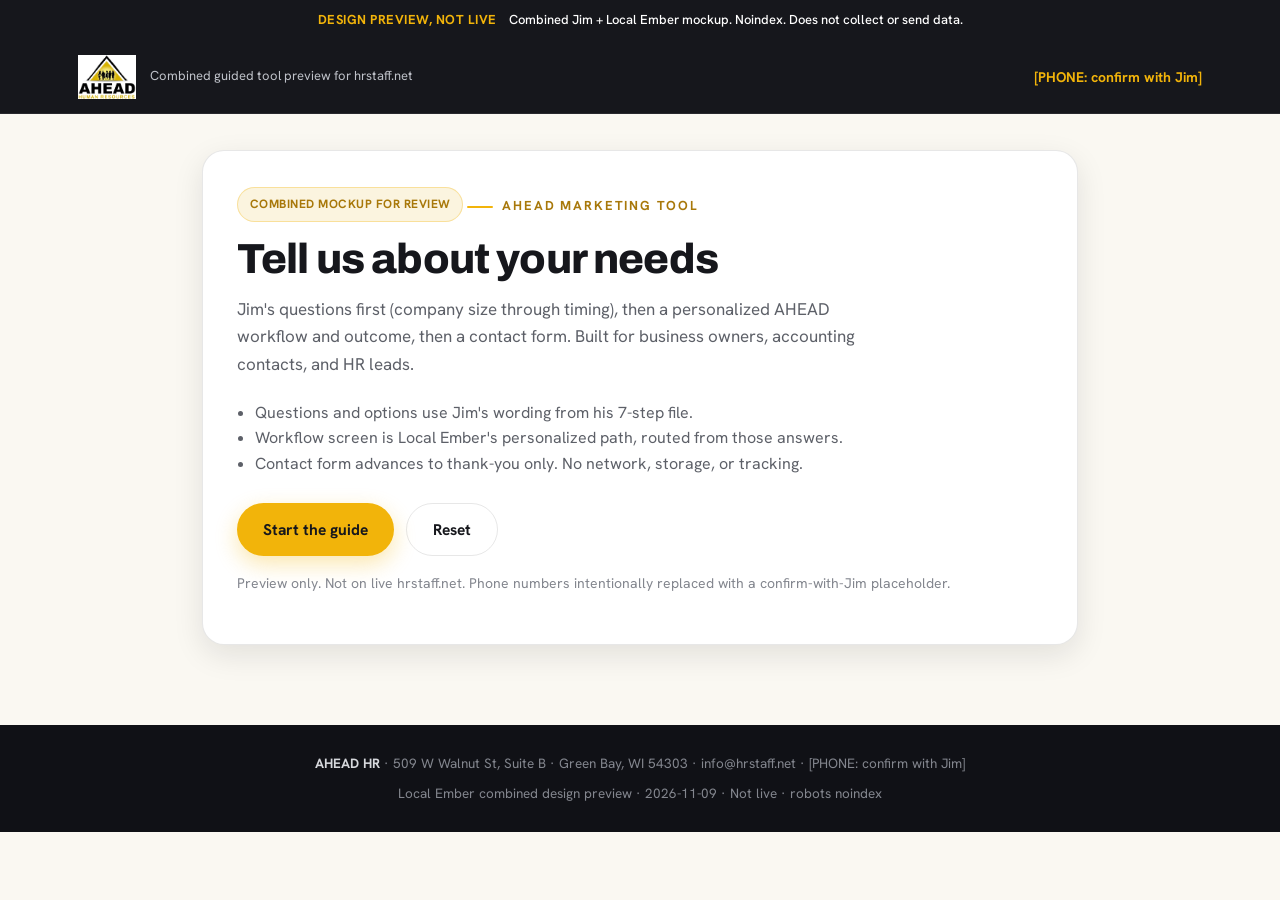
<file: index.html>
<!DOCTYPE html>
<html lang="en">
<head>
<meta charset="utf-8" />
<meta name="viewport" content="width=device-width, initial-scale=1" />
<title>AHEAD Combined Guided Tool - Design Preview</title>
<meta name="robots" content="noindex,nofollow" />
<meta name="description" content="Internal design preview only. Not the live hrstaff.net site." />
<link rel="preconnect" href="https://fonts.googleapis.com" />
<link rel="preconnect" href="https://fonts.gstatic.com" crossorigin />
<link href="https://fonts.googleapis.com/css2?family=Archivo:wght@600;700;800;900&family=Hanken+Grotesk:wght@400;500;600;700&display=swap" rel="stylesheet" />
<style>
:root{
  --paper:#FAF8F2; --white:#FFF; --ink:#16171C; --ink-soft:#23252D; --ink-2:#2D2F38;
  --footer:#101116; --gold:#F2B40A; --gold-deep:#A8780A; --gold-tint:#FBF4DF;
  --muted:#5D6068; --muted-2:#83868E; --lede-dark:#BFC2C9;
  --line:rgba(22,23,28,.10); --line-dark:rgba(255,255,255,.08);
  --gold-32:rgba(242,180,10,.32); --gold-42:rgba(242,180,10,.42);
  --ink-10:rgba(22,23,28,.10); --max:920px; --warn:#8a4b08; --warn-bg:#fff4e0;
}
*{box-sizing:border-box} html,body{margin:0;padding:0}
body{font-family:"Hanken Grotesk",system-ui,sans-serif;font-size:16px;line-height:1.6;color:var(--ink);background:var(--paper);min-height:100vh}
h1,h2,h3{font-family:Archivo,sans-serif;letter-spacing:-.02em;line-height:1.1;margin:0}
button,input,textarea{font-family:inherit}
.banner{background:var(--ink);color:var(--gold);text-align:center;padding:10px 16px;font-size:13px;font-weight:700;letter-spacing:.04em}
.banner span{color:var(--white);font-weight:500;letter-spacing:0;margin-left:8px}
.topbar{background:var(--ink);color:var(--white);border-bottom:1px solid var(--line-dark)}
.topbar-inner{max-width:1180px;margin:0 auto;padding:14px 28px;display:flex;align-items:center;justify-content:space-between;gap:16px}
.brand{display:flex;align-items:center;gap:14px}
.brand img{height:44px;width:auto;display:block}
.brand-note{font-size:13px;color:var(--lede-dark)}
.phone-ph{color:var(--gold);font-weight:700;font-size:14px}
.wrap{max-width:var(--max);margin:0 auto;padding:36px 22px 80px}
.card{background:var(--white);border:1px solid var(--line);border-radius:22px;padding:36px 34px;box-shadow:0 10px 30px var(--ink-10)}
.eyebrow{display:inline-flex;align-items:center;gap:9px;color:var(--gold-deep);font-size:13px;font-weight:700;letter-spacing:.14em;text-transform:uppercase;margin-bottom:14px}
.eyebrow::before{content:"";width:26px;height:2px;background:var(--gold);border-radius:2px}
.tag{display:inline-block;margin:0 0 14px;padding:7px 12px;border-radius:999px;background:var(--gold-tint);border:1px solid var(--gold-32);color:var(--gold-deep);font-size:12px;font-weight:700;letter-spacing:.04em;text-transform:uppercase}
.tag-jim{background:#eef4ff;border-color:#c5d4f0;color:#1e3a6e}
h1{font-size:clamp(28px,4vw,42px);font-weight:800;margin-bottom:14px}
h2{font-size:clamp(22px,3vw,32px);font-weight:800;margin-bottom:10px}
.lede{color:var(--muted);font-size:17px;margin:0 0 22px;max-width:640px}
.note{color:var(--muted-2);font-size:14px;margin-top:16px}
.progress{display:flex;gap:6px;margin:8px 0 24px;flex-wrap:wrap}
.pip{height:6px;flex:1;min-width:28px;border-radius:999px;background:var(--line);overflow:hidden}
.pip>i{display:block;height:100%;width:0;background:var(--gold);border-radius:inherit;transition:width .25s}
.pip.is-done>i,.pip.is-current>i{width:100%}
.pip.is-done>i{background:var(--ink)}
.qmeta .step{font-size:13px;font-weight:700;letter-spacing:.1em;text-transform:uppercase;color:var(--gold-deep);margin-bottom:8px}
.options{display:grid;gap:10px;margin-top:16px}
.opt{text-align:left;width:100%;padding:16px 16px;border-radius:14px;border:1.5px solid var(--line);background:var(--paper);color:var(--ink);cursor:pointer;transition:transform .15s,border-color .15s,background .15s}
.opt:hover{transform:translateY(-2px);border-color:var(--gold-32)}
.opt.is-selected{border-color:var(--gold);background:linear-gradient(180deg,rgba(242,180,10,.12),rgba(242,180,10,.04))}
.opt strong{display:block;font-family:Archivo,sans-serif;font-size:16.5px;font-weight:700}
.actions{display:flex;flex-wrap:wrap;gap:12px;margin-top:26px}
.btn{appearance:none;border:0;border-radius:999px;padding:15px 26px;font-size:15.5px;font-weight:700;display:inline-flex;align-items:center;justify-content:center;cursor:pointer}
.btn-primary{background:var(--gold);color:var(--ink);box-shadow:0 8px 22px var(--gold-32)}
.btn-primary:hover{box-shadow:0 14px 30px var(--gold-42)}
.btn-primary:disabled{opacity:.45;cursor:not-allowed;box-shadow:none}
.btn-ghost{background:transparent;color:var(--ink);border:1.5px solid var(--line)}
.btn-ghost:hover{background:var(--ink);color:var(--white);border-color:var(--ink)}
.hidden{display:none!important}
.summary{background:var(--ink);color:var(--white);border-radius:16px;padding:20px;margin:18px 0 0}
.summary h3{color:var(--gold);font-size:13px;letter-spacing:.12em;text-transform:uppercase;margin-bottom:12px}
.chips{display:flex;flex-wrap:wrap;gap:8px}
.chip{background:rgba(255,255,255,.08);border:1px solid var(--line-dark);color:var(--lede-dark);padding:8px 12px;border-radius:999px;font-size:13px}
.chip b{color:var(--white)}
.workflow{display:grid;gap:12px;margin-top:18px}
.step-card{display:grid;grid-template-columns:48px 1fr;gap:14px;padding:16px;border:1px solid var(--line);border-radius:14px;background:var(--paper)}
.step-num{width:48px;height:48px;border-radius:14px;background:var(--gold-tint);color:var(--gold-deep);display:flex;align-items:center;justify-content:center;font-family:Archivo,sans-serif;font-weight:800;font-size:18px}
.step-card h3{font-size:17px;margin-bottom:5px}
.step-card p{margin:0;color:var(--muted);font-size:14.5px}
.offer-grid{display:grid;grid-template-columns:repeat(2,minmax(0,1fr));gap:12px;margin-top:16px}
.offer{border:1px solid var(--line);border-radius:14px;padding:14px;background:var(--white)}
.offer h4{font-family:Archivo,sans-serif;font-size:15px;margin:0 0 6px}
.offer p{margin:0;color:var(--muted);font-size:13.5px}
.outcome{margin-top:18px;padding:20px;border-radius:16px;border:1.5px solid var(--gold);background:linear-gradient(180deg,rgba(242,180,10,.12),rgba(242,180,10,.03))}
.outcome h3{font-size:19px;margin-bottom:8px}
.outcome p{margin:0;color:var(--muted)}
.flag{margin-top:14px;padding:12px 14px;border-radius:12px;background:var(--warn-bg);border:1px solid #f0c989;color:var(--warn);font-size:13.5px}
.wire{margin-top:18px;padding:14px 16px;border-radius:12px;background:#f6f3ff;border:1px dashed #c9bbea;color:#4b3a8c;font-size:13.5px}
.wire code{font-size:12.5px;background:rgba(0,0,0,.05);padding:1px 5px;border-radius:4px}
.disclaimer{margin-top:18px;padding:14px 16px;border-radius:12px;background:var(--paper);border:1px dashed var(--line);color:var(--muted-2);font-size:13.5px}
.form-group{margin-bottom:14px}
.form-group label{display:block;font-weight:600;margin-bottom:6px;font-size:14.5px}
.form-group input,.form-group textarea{width:100%;padding:12px 14px;border:1.5px solid var(--line);border-radius:10px;font-size:15px;background:var(--white);color:var(--ink)}
.form-group input:focus,.form-group textarea:focus{outline:none;border-color:var(--gold)}
.form-group textarea{min-height:84px;resize:vertical}
.err{color:#b91c1c;font-size:13.5px;margin-top:8px}
.footer{background:var(--footer);color:var(--muted-2);padding:28px 22px;text-align:center;font-size:13.5px}
.footer b{color:#D6D8DC}
@media (max-width:700px){
  .card{padding:26px 18px}
  .offer-grid{grid-template-columns:1fr}
  .topbar-inner{padding:12px 16px}
  .brand-note{display:none}
  .actions{flex-direction:column}
  .btn{width:100%}
}
</style>
</head>
<body>
<div class="banner">DESIGN PREVIEW, NOT LIVE <span>Combined Jim + Local Ember mockup. Noindex. Does not collect or send data.</span></div>
<header class="topbar">
  <div class="topbar-inner">
    <div class="brand">
      <img src="[data-uri]" alt="AHEAD" />
      <div class="brand-note">Combined guided tool preview for hrstaff.net</div>
    </div>
    <div class="phone-ph">[PHONE: confirm with Jim]</div>
  </div>
</header>

<main class="wrap">
  <section id="screen-intro" class="card">
    <div class="tag">Combined mockup for review</div>
    <div class="eyebrow">AHEAD marketing tool</div>
    <h1>Tell us about your needs</h1>
    <p class="lede">Jim's questions first (company size through timing), then a personalized AHEAD workflow and outcome, then a contact form. Built for business owners, accounting contacts, and HR leads.</p>
    <ul style="margin:0 0 8px;padding-left:18px;color:var(--muted)">
      <li>Questions and options use Jim's wording from his 7-step file.</li>
      <li>Workflow screen is Local Ember's personalized path, routed from those answers.</li>
      <li>Contact form advances to thank-you only. No network, storage, or tracking.</li>
    </ul>
    <div class="actions">
      <button type="button" class="btn btn-primary" data-action="start">Start the guide</button>
      <button type="button" class="btn btn-ghost" data-action="reset">Reset</button>
    </div>
    <p class="note">Preview only. Not on live hrstaff.net. Phone numbers intentionally replaced with a confirm-with-Jim placeholder.</p>
  </section>

  <section id="screen-quiz" class="card hidden" aria-live="polite">
    <div class="tag tag-jim">Jim's question wording</div>
    <div class="progress" id="progress"></div>
    <div class="qmeta"><div class="step" id="q-step">Step 1 of 6</div></div>
    <h2 id="q-title"></h2>
    <p class="lede" id="q-help"></p>
    <div class="options" id="q-options"></div>
    <p class="err hidden" id="q-err"></p>
    <div class="actions">
      <button type="button" class="btn btn-ghost" data-action="back">Back</button>
      <button type="button" class="btn btn-primary" id="btn-next" data-action="next" disabled>Continue</button>
      <button type="button" class="btn btn-ghost" data-action="reset">Reset</button>
    </div>
  </section>

  <section id="screen-results" class="card hidden">
    <div class="tag">Local Ember personalized workflow (proposed)</div>
    <div class="eyebrow">Recommended AHEAD path</div>
    <h1 id="results-title">Your proposed AHEAD workflow</h1>
    <p class="lede" id="results-lede"></p>
    <div class="summary" id="answers-summary"></div>
    <div class="outcome" id="outcome-box"></div>
    <div id="needs-flag" class="flag hidden"></div>
    <h2 style="margin-top:26px;font-size:22px">Proposed workflow</h2>
    <div class="workflow" id="workflow-steps"></div>
    <h2 style="margin-top:26px;font-size:22px">Offerings reflected in this path</h2>
    <p class="lede" style="margin-bottom:0">Cited from verified hrstaff.net / staffingwi.com pages where available.</p>
    <div class="offer-grid" id="offer-grid"></div>
    <div class="actions">
      <button type="button" class="btn btn-primary" data-action="to-contact">Continue to contact</button>
      <button type="button" class="btn btn-ghost" data-action="edit">Change answers</button>
      <button type="button" class="btn btn-ghost" data-action="reset">Start over</button>
    </div>
    <div class="disclaimer">Sample workflow for review. Not a guaranteed outcome. Exact scope would be confirmed in a real conversation with AHEAD.</div>
  </section>

  <section id="screen-contact" class="card hidden">
    <div class="tag tag-jim">Jim's contact step</div>
    <div class="eyebrow">Next step</div>
    <h1>Let's talk about your needs</h1>
    <p class="lede">Share your contact information and a local AHEAD specialist will reach out to discuss the best options for your Wisconsin business.</p>
    <form id="contact-form" novalidate>
      <div class="form-group"><label for="fullName">Full Name *</label><input id="fullName" name="fullName" autocomplete="name" /></div>
      <div class="form-group"><label for="email">Email *</label><input id="email" name="email" type="email" autocomplete="email" /></div>
      <div class="form-group"><label for="phone">Phone</label><input id="phone" name="phone" type="tel" autocomplete="tel" placeholder="Optional" /></div>
      <div class="form-group"><label for="company">Company Name *</label><input id="company" name="company" autocomplete="organization" /></div>
      <div class="form-group"><label for="role">Your Role</label><input id="role" name="role" placeholder="e.g., Owner, Office Manager" /></div>
      <div class="form-group"><label for="notes">Anything else we should know?</label><textarea id="notes" name="notes" placeholder="Optional notes"></textarea></div>
      <p class="err hidden" id="form-err"></p>
      <div class="wire" id="ghl-wire-note">
        <strong>GHL wiring placeholder (not live):</strong> On a real build, this button would POST to a GoHighLevel form or inbound webhook.
        Field map sketch: <code>fullName</code> to Contact Name; <code>email</code> to Email; <code>phone</code> to Phone; <code>company</code> to Company Name; <code>role</code> to custom field or title;
        quiz answers (<code>companySize</code>, <code>industry</code>, <code>primaryNeed</code>, <code>currentSetup</code>, <code>services</code>, <code>timeline</code>, path id) to custom fields and/or Notes.
        Endpoint: <code>[GHL_FORM_OR_WEBHOOK_URL]</code>. No real endpoint or key is present in this preview.
      </div>
      <div class="actions">
        <button type="button" class="btn btn-ghost" data-action="back-results">Back</button>
        <button type="submit" class="btn btn-primary" id="btn-submit">Request Contact</button>
        <button type="button" class="btn btn-ghost" data-action="reset">Reset</button>
      </div>
    </form>
    <p class="note">This preview does not submit or send data anywhere. The button only advances to the thank-you screen.</p>
  </section>

  <section id="screen-thanks" class="card hidden">
    <div class="tag">Thank-you (demo)</div>
    <div class="eyebrow">Done</div>
    <h1>Thank you!</h1>
    <p class="lede">A local AHEAD specialist will be in touch shortly to discuss your needs and how we can support your business.</p>
    <div class="summary" id="thanks-summary"></div>
    <p class="lede" style="margin-top:18px">You can also reach us directly at <strong>[PHONE: confirm with Jim]</strong> or info@hrstaff.net.</p>
    <div class="wire">No lead was created. No GHL request was sent. In production, this screen would appear after a successful GHL form/webhook response.</div>
    <div class="actions">
      <button type="button" class="btn btn-primary" data-action="reset">Start over</button>
    </div>
  </section>
</main>

<footer class="footer">
  <div><b>AHEAD HR</b> · 509 W Walnut St, Suite B · Green Bay, WI 54303 · info@hrstaff.net · [PHONE: confirm with Jim]</div>
  <div style="margin-top:8px">Local Ember combined design preview · 2026-11-09 · Not live · robots noindex</div>
</footer>

<script>
(function(){
  'use strict';
  var PHONE_PLACEHOLDER = '[PHONE: confirm with Jim]';
  var state = { step: 0, answers: {}, contact: {}, screen: 'intro', path: null };

  var QUESTIONS = [
    { id:'companySize', title:'How many employees does your company have?', help:'This helps us match the level of support that fits your business.', multi:false,
      options:[{id:'1-10',label:'1 – 10 employees'},{id:'11-20',label:'11 – 20 employees'},{id:'21-50',label:'21 – 50 employees'},{id:'51-100',label:'51 – 100 employees'},{id:'101+',label:'101+ employees'}]},
    { id:'industry', title:'What industry is your business in?', help:'We support a wide range of Wisconsin businesses.', multi:false,
      options:[{id:'Manufacturing',label:'Manufacturing'},{id:'Retail',label:'Retail'},{id:'Healthcare',label:'Healthcare'},{id:'Hospitality',label:'Hospitality'},{id:'Service',label:'Service'},{id:'Professional / Legal',label:'Professional / Legal'},{id:'Other',label:'Other'}]},
    { id:'primaryNeed', title:'What are you primarily looking for?', help:'Select the main area you want help with.', multi:false,
      options:[{id:'Payroll services',label:'Payroll services'},{id:'HR support & compliance',label:'HR support & compliance'},{id:'Full HR + payroll package',label:'Full HR + payroll package'},{id:'Staffing / recruiting',label:'Staffing or recruiting'},{id:'Workforce tools / HRIS',label:'Workforce tools / HRIS (UKG)'},{id:'Just exploring',label:'Just exploring options'}]},
    { id:'currentSetup', title:'How are you handling payroll and HR today?', help:'This helps us understand the best next step for you.', multi:false,
      options:[{id:'Doing it ourselves',label:'Doing it ourselves (in-house)'},{id:'Using software only',label:'Using software only (QuickBooks, etc.)'},{id:'Accountant or bookkeeper',label:'Handled by an accountant or bookkeeper'},{id:'Existing provider',label:'Already with a payroll or HR provider'},{id:'Mix of the above',label:'A mix of the above'}]},
    { id:'services', title:'Which areas are most important to you?', help:'Select all that apply.', multi:true,
      options:[{id:'Payroll processing & taxes',label:'Payroll processing & tax filings'},{id:'Compliance support',label:'Compliance & policy support'},{id:'Benefits assistance',label:'Benefits assistance'},{id:'Employee handbook',label:'Employee handbook'},{id:"Workers' compensation",label:"Workers' compensation help"},{id:'Time & attendance',label:'Time & attendance'},{id:'Recruiting / staffing',label:'Recruiting or staffing'},{id:'HRIS / workforce tools',label:'HRIS / workforce tools'}]},
    { id:'timeline', title:'When are you hoping to get started?', help:'No pressure - just helps us prepare the right conversation.', multi:false,
      options:[{id:'As soon as possible',label:'As soon as possible'},{id:'Within 30 days',label:'Within the next 30 days'},{id:'1-3 months',label:'In the next 1–3 months'},{id:'Just researching',label:'Just researching for now'}]}
  ];

  var OFFERS = {
    payroll_processing:{title:'Payroll Processing',cite:'hrstaff.net/hr-services/ and /payroll-services/',blurb:'Checking, correcting, tax support, reporting, and year-end work.'},
    payroll_tax:{title:'Payroll Tax Support',cite:'hrstaff.net/payroll-services/',blurb:'Payroll tax calculations, filings, and related details.'},
    time_attendance:{title:'Time & Attendance',cite:'hrstaff.net/payroll-services/',blurb:'Hours, overtime, and time-off information organized for payroll.'},
    hiring:{title:'Hiring & Onboarding',cite:'hrstaff.net/hr-services/',blurb:'Job postings, applications, interviews, paperwork, payroll setup, records.'},
    employee_issues:{title:'Employee Issues',cite:'hrstaff.net/hr-services/',blurb:'Performance, attendance, difficult conversations, discipline, and gray areas.'},
    compliance:{title:'HR Compliance',cite:'hrstaff.net/hr-services/',blurb:'Policies, documentation, wage & hour, leave, unemployment, reporting deadlines.'},
    manager:{title:'Manager Support',cite:'hrstaff.net/hr-services/',blurb:'Guidance for complaints, conflict, corrective action, terminations, sensitive situations.'},
    basic_bundle:{title:'Basic support level',cite:'hrstaff.net/hr-services/',blurb:'Payroll, HR Compliance, Employee Manual, Workers’ Compensation Audit.'},
    mid_bundle:{title:'Added support level',cite:'hrstaff.net/hr-services/',blurb:'Everything in Basic, plus Benefits Assistance, Unemployment Help, 401(k) Guidance.'},
    full_benefits:{title:'Full Benefits Administration',cite:'hrstaff.net/hr-services/',blurb:'More comprehensive benefits administration for deeper assistance.'},
    employee_support:{title:'Employee Support',cite:'hrstaff.net/payroll-services/',blurb:'Easier employee access to payroll information; fewer questions on your team.'},
    local_flex:{title:'Pick what you need',cite:'hrstaff.net homepage',blurb:'Local experts; flexibility for payroll only, HR support, or a fuller partnership.'},
    ukg_hris:{title:'Human Resource Information Systems (UKG)',cite:'hrstaff.net/human-resource-information-systems/',blurb:'AHEAD HR with UKG technology for connected hire-to-retire people processes.'},
    applicant_tracking:{title:'Applicant Tracking',cite:'hrstaff.net Workforce Tools / HRIS area',blurb:'Applicant tracking as part of AHEAD workforce tools.'},
    staffing:{title:'AHEAD Staffing',cite:'staffingwi.com (linked from hrstaff.net)',blurb:'Local staffing support for Northeast Wisconsin employers and job seekers.'}
  };

  function el(id){ return document.getElementById(id); }
  function show(id){ el(id).classList.remove('hidden'); }
  function hide(id){ el(id).classList.add('hidden'); }
  function selectedMulti(qid){ var v=state.answers[qid]; return Array.isArray(v)?v.slice():[]; }
  function labelFor(qid, oid){ var q=QUESTIONS.find(function(x){return x.id===qid;}); if(!q) return oid; var o=q.options.find(function(x){return x.id===oid;}); return o?o.label:oid; }

  function route(){
    var need=state.answers.primaryNeed, setup=state.answers.currentSetup, size=state.answers.companySize;
    var services=selectedMulti('services'), industry=state.answers.industry, timeline=state.answers.timeline;
    var pathId, title, outcome, steps, offers, needsFromClient=null;

    if(need==='Payroll services'){
      pathId='payroll_focus'; title='Payroll relief path';
      outcome='Payroll moves on schedule with fewer corrections landing on your desk, and tax / year-end details handled by AHEAD payroll professionals.';
      steps=[
        {t:'Review how payroll runs today',d:'Look at hours, overtime, tips, deductions, garnishments, and who is chasing missing punches.'},
        {t:'Stand up accurate payroll processing',d:'AHEAD handles processing, review, and the recurring details behind each pay period.'},
        {t:'Add tax and employee support',d:'Tax filings and employee self-service reduce the questions that bounce back to your team.'},
        {t:'Optional: tighten timekeeping inputs',d:'If missing punches or time issues are part of the pain, Time & Attendance can feed cleaner data into payroll.'}
      ];
      offers=['payroll_processing','payroll_tax','employee_support','time_attendance','local_flex'];
    } else if(need==='HR support & compliance'){
      pathId='hr_support'; title='HR support & compliance path';
      outcome='You get another set of eyes on policies, documentation, and employee situations before they become expensive problems.';
      steps=[
        {t:'Triage the HR work already on your plate',d:'Employee questions, time-off, performance issues, policies, and documentation needs.'},
        {t:'Put compliance and manuals on solid footing',d:'Align policies, required documentation, and Wisconsin / federal basics with AHEAD guidance.'},
        {t:'Support managers through hard conversations',d:'Attendance, complaints, conflict, corrective action, and terminations with a local partner.'},
        {t:'Keep payroll connected when needed',d:'When HR decisions affect pay, AHEAD can keep processing and records in sync.'}
      ];
      offers=['compliance','employee_issues','manager','hiring','basic_bundle','local_flex'];
    } else if(need==='Full HR + payroll package'){
      pathId='full_partner'; title='Combined payroll + HR path';
      outcome='One local AHEAD team covers the payroll and HR pieces you choose, so you are not stitching together software, late nights, and one-off advice.';
      steps=[
        {t:'Map what you want off your plate',d:'Pick payroll only, HR support, or a broader partnership. AHEAD is built for that flexibility.'},
        {t:'Stabilize payroll and compliance first',d:'Get pay periods and required documentation onto a dependable cadence.'},
        {t:'Layer hiring, employee issues, and manager support',d:'Bring in the HR processes that show up with every hire, exit, and gray-area conversation.'},
        {t:'Grow into benefits support when ready',d:'Add Benefits Assistance or Full Benefits Administration without changing the local relationship.'}
      ];
      offers=['payroll_processing','compliance','hiring','employee_issues','manager','mid_bundle','local_flex'];
    } else if(need==='Staffing / recruiting'){
      pathId='staffing_path'; title='Staffing & recruiting path';
      outcome='AHEAD Staffing helps you fill roles with local recruiting support, while AHEAD HR remains available if payroll or HR follow-through is part of the conversation.';
      steps=[
        {t:'Clarify the roles and timing',d:'What positions you need, when they start, and whether the need is temporary, long-term, or a mix.'},
        {t:'Connect with AHEAD Staffing',d:'Route the conversation to the staffing team that serves Northeast Wisconsin employers (staffingwi.com).'},
        {t:'Screen and present candidates',d:'AHEAD Staffing works the recruiting process so your managers are not starting from a blank slate.'},
        {t:'Optional: hand off onboarding / payroll / HR',d:'If the hire also creates payroll or HR follow-through, AHEAD HR offerings can be layered after staffing.'}
      ];
      offers=['staffing','hiring','local_flex'];
      if(services.indexOf('Payroll processing & taxes')>=0 || services.indexOf('Compliance support')>=0){ offers=offers.concat(['payroll_processing','compliance']); }
    } else if(need==='Workforce tools / HRIS'){
      pathId='ukg_hris_path'; title='Workforce tools / UKG HRIS path';
      outcome='AHEAD pairs local HR expertise with UKG-powered workforce tools so hire-to-retire processes stay connected, transparent, and compliant.';
      steps=[
        {t:'Map the people processes that feel disconnected',d:'Hiring, time, attendance, employee records, and manager access often show up first.'},
        {t:'Review AHEAD HRIS powered by UKG',d:'Walk through the HRIS offering on hrstaff.net as the technology backbone.'},
        {t:'Connect tools to day-to-day support',d:'Software alone rarely finishes the job; AHEAD local specialists stay available for payroll and HR questions.'},
        {t:'Phase rollout to match your timeline',d:'Start with the modules that relieve the biggest weekly pain, then expand.'}
      ];
      offers=['ukg_hris','applicant_tracking','time_attendance','local_flex'];
    } else {
      pathId='explore_path'; title='Exploring options path';
      outcome='Use this as a short agenda for a discovery conversation: clarify what is costing time today, then match payroll, HR, staffing, or workforce tools without a one-size-fits-all pitch.';
      steps=[
        {t:'Inventory what is eating time each week',d:'Payroll corrections, employee questions, hiring gaps, compliance worries, or tool sprawl.'},
        {t:'Show the AHEAD menu without pressure',d:'Payroll, HR support, combined packages, staffing, and UKG workforce tools are all available as separate paths.'},
        {t:'Pick a first conversation focus',d:'Based on your selected priority areas, narrow to one starting path for a specialist call.'},
        {t:'Decide timing together',d:'Match next steps to whether you are researching or ready to move soon.'}
      ];
      offers=['local_flex','payroll_processing','compliance','staffing','ukg_hris'];
    }

    if(size==='1-10'){ outcome+=' For a 1–10 employee team, the emphasis is flexibility: pay for the support you use.'; }
    else if(size==='101+' || size==='51-100'){ outcome+=' At '+size+' employees, the path leans toward a fuller local team rather than stretching one person across every HR task.'; }
    if(setup==='Using software only'){ steps[0].d+=' We assume tools are already in place and look for where AHEAD support plugs in.'; }
    if(setup==='Existing provider'){ steps.push({t:'Compare the AHEAD conversation to your current provider',d:'Use this workflow as the agenda rather than starting from a blank spreadsheet.'}); }
    if(services.indexOf('Benefits assistance')>=0 && offers.indexOf('mid_bundle')<0 && offers.indexOf('full_benefits')<0){ offers.push('mid_bundle'); }
    if(services.indexOf('Employee handbook')>=0 && offers.indexOf('basic_bundle')<0){ offers.push('basic_bundle'); }
    if(industry){ outcome+=' Industry context noted: '+industry+'.'; }
    if(timeline==='Just researching'){ outcome+=' Timing is research-first, so the conversation can stay educational.'; }
    else if(timeline==='As soon as possible'){ outcome+=' Timing preference is soon, so the first call can focus on a practical kickoff checklist.'; }

    return {pathId:pathId,title:title,outcome:outcome,steps:steps,offers:offers,needsFromClient:needsFromClient};
  }

  function renderProgress(){
    var box=el('progress'); box.innerHTML='';
    for(var i=0;i<QUESTIONS.length;i++){
      var d=document.createElement('div'); d.className='pip';
      if(i<state.step) d.classList.add('is-done'); if(i===state.step) d.classList.add('is-current');
      d.innerHTML='<i></i>'; box.appendChild(d);
    }
  }

  function renderQuestion(){
    var q=QUESTIONS[state.step];
    el('q-step').textContent='Step '+(state.step+1)+' of '+QUESTIONS.length;
    el('q-title').textContent=q.title; el('q-help').textContent=q.help; hide('q-err');
    var box=el('q-options'); box.innerHTML='';
    var selected=state.answers[q.id];
    q.options.forEach(function(opt){
      var b=document.createElement('button'); b.type='button';
      var isSel=q.multi?(Array.isArray(selected)&&selected.indexOf(opt.id)>=0):selected===opt.id;
      b.className='opt'+(isSel?' is-selected':''); b.dataset.opt=opt.id;
      b.innerHTML='<strong>'+opt.label+'</strong>';
      b.addEventListener('click', function(){
        if(q.multi){
          var cur=Array.isArray(state.answers[q.id])?state.answers[q.id].slice():[];
          var ix=cur.indexOf(opt.id); if(ix>=0) cur.splice(ix,1); else cur.push(opt.id);
          state.answers[q.id]=cur;
        } else state.answers[q.id]=opt.id;
        renderQuestion();
      });
      box.appendChild(b);
    });
    var ready=q.multi?(Array.isArray(state.answers[q.id])&&state.answers[q.id].length>0):!!state.answers[q.id];
    el('btn-next').disabled=!ready; renderProgress();
  }

  function renderResults(){
    var r=route(); state.path=r;
    el('results-title').textContent=r.title;
    el('results-lede').textContent='Based on your answers. Sample workflow only.';
    var sum=el('answers-summary'); sum.innerHTML='<h3>Your answers</h3><div class="chips"></div>';
    var chips=sum.querySelector('.chips');
    QUESTIONS.forEach(function(q){
      var val=state.answers[q.id];
      var text=Array.isArray(val)?val.map(function(id){return labelFor(q.id,id);}).join(', '):labelFor(q.id,val);
      var c=document.createElement('div'); c.className='chip'; c.innerHTML='<b>'+q.title.replace(/\?$/,'')+':</b> '+text; chips.appendChild(c);
    });
    el('outcome-box').innerHTML='<h3>Intended outcome</h3><p>'+r.outcome+'</p><p style="margin-top:10px;font-size:13px;color:var(--gold-deep)"><b>Path id:</b> '+r.pathId+'</p>';
    var flag=el('needs-flag');
    if(r.needsFromClient){ flag.textContent=r.needsFromClient; flag.classList.remove('hidden'); } else flag.classList.add('hidden');
    var wf=el('workflow-steps'); wf.innerHTML='';
    r.steps.forEach(function(s,idx){ var d=document.createElement('div'); d.className='step-card'; d.innerHTML='<div class="step-num">'+(idx+1)+'</div><div><h3>'+s.t+'</h3><p>'+s.d+'</p></div>'; wf.appendChild(d); });
    var og=el('offer-grid'); og.innerHTML='';
    r.offers.forEach(function(key){ var o=OFFERS[key]; if(!o) return; var d=document.createElement('div'); d.className='offer'; d.innerHTML='<h4>'+o.title+'</h4><p>'+o.blurb+'</p><p style="margin-top:8px;font-size:12px;color:var(--muted-2)">Source: '+o.cite+'</p>'; og.appendChild(d); });
  }

  function escapeHtml(s){ return String(s).replace(/[&<>"']/g,function(c){return ({'&':'&amp;','<':'&lt;','>':'&gt;','"':'&quot;',"'":'&#39;'}[c]);}); }

  function renderThanks(){
    var box=el('thanks-summary'); var html='<h3>Summary (local only)</h3><div class="chips">';
    QUESTIONS.forEach(function(q){ var val=state.answers[q.id]; var text=Array.isArray(val)?val.join(', '):val; html+='<div class="chip"><b>'+q.id+':</b> '+text+'</div>'; });
    if(state.path) html+='<div class="chip"><b>path:</b> '+state.path.pathId+'</div>';
    if(state.contact.fullName) html+='<div class="chip"><b>name:</b> '+escapeHtml(state.contact.fullName)+'</div>';
    if(state.contact.email) html+='<div class="chip"><b>email:</b> '+escapeHtml(state.contact.email)+'</div>';
    if(state.contact.company) html+='<div class="chip"><b>company:</b> '+escapeHtml(state.contact.company)+'</div>';
    html+='</div>'; box.innerHTML=html;
  }

  function go(screen){ ['intro','quiz','results','contact','thanks'].forEach(function(s){hide('screen-'+s);}); show('screen-'+screen); state.screen=screen; window.scrollTo(0,0); }

  function resetAll(){
    state={step:0,answers:{},contact:{},screen:'intro',path:null};
    ['fullName','email','phone','company','role','notes'].forEach(function(id){ var n=el(id); if(n) n.value=''; });
    hide('form-err'); hide('q-err'); go('intro');
  }

  document.addEventListener('click', function(e){
    var t=e.target.closest('[data-action]'); if(!t) return;
    var act=t.getAttribute('data-action');
    if(act==='start'){ state.step=0; go('quiz'); renderQuestion(); }
    else if(act==='reset'){ resetAll(); }
    else if(act==='back'){ if(state.step<=0) go('intro'); else { state.step-=1; renderQuestion(); } }
    else if(act==='next'){
      var q=QUESTIONS[state.step];
      var ready=q.multi?(Array.isArray(state.answers[q.id])&&state.answers[q.id].length>0):!!state.answers[q.id];
      if(!ready){ el('q-err').textContent=q.multi?'Please select at least one option.':'Please select an option to continue.'; show('q-err'); return; }
      if(state.step>=QUESTIONS.length-1){ renderResults(); go('results'); } else { state.step+=1; renderQuestion(); }
    }
    else if(act==='to-contact'){ go('contact'); }
    else if(act==='back-results'){ go('results'); }
    else if(act==='edit'){ state.step=0; go('quiz'); renderQuestion(); }
  });

  el('contact-form').addEventListener('submit', function(e){
    e.preventDefault();
    var fullName=el('fullName').value.trim(), email=el('email').value.trim(), company=el('company').value.trim();
    if(!fullName||!email||!company){ el('form-err').textContent='Please fill in Name, Email, and Company Name.'; show('form-err'); return; }
    hide('form-err');
    state.contact={fullName:fullName,email:email,phone:el('phone').value.trim(),company:company,role:el('role').value.trim(),notes:el('notes').value.trim()};
    renderThanks(); go('thanks');
  });

  window.__AHEAD_COMBINED__ = {
    getState:function(){return JSON.parse(JSON.stringify(state));},
    QUESTIONS:QUESTIONS, route:route,
    start:function(){state.step=0;go('quiz');renderQuestion();},
    choose:function(optId){ var q=QUESTIONS[state.step]; if(q.multi){ var cur=Array.isArray(state.answers[q.id])?state.answers[q.id].slice():[]; if(cur.indexOf(optId)<0) cur.push(optId); state.answers[q.id]=cur; } else state.answers[q.id]=optId; renderQuestion(); },
    chooseMulti:function(ids){ state.answers[QUESTIONS[state.step].id]=ids.slice(); renderQuestion(); },
    next:function(){ document.querySelector('[data-action="next"]').click(); },
    back:function(){ document.querySelector('[data-action="back"]').click(); },
    reset:resetAll, toContact:function(){ go('contact'); },
    submitContact:function(data){ Object.keys(data||{}).forEach(function(k){ if(el(k)) el(k).value=data[k]; }); el('contact-form').requestSubmit(); },
    PHONE_PLACEHOLDER:PHONE_PLACEHOLDER
  };
})();

</script>
</body>
</html>
</file>
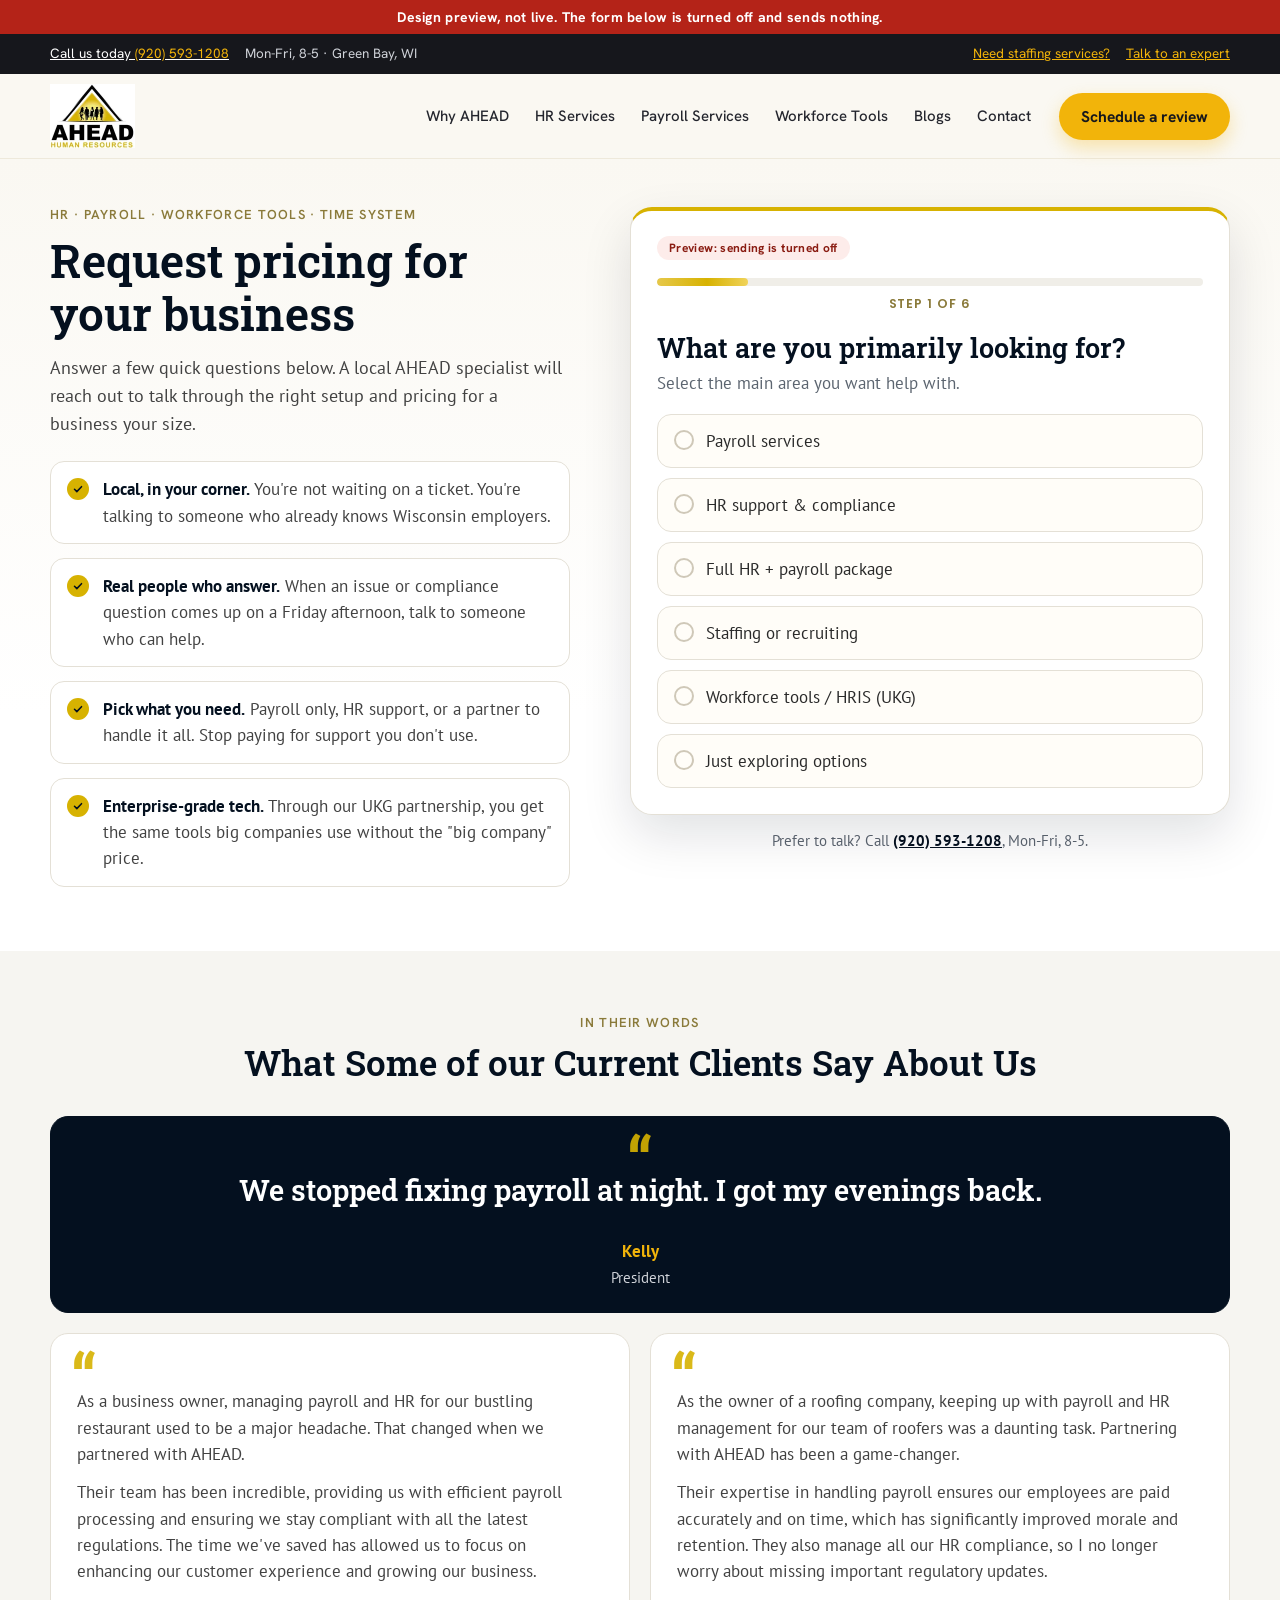
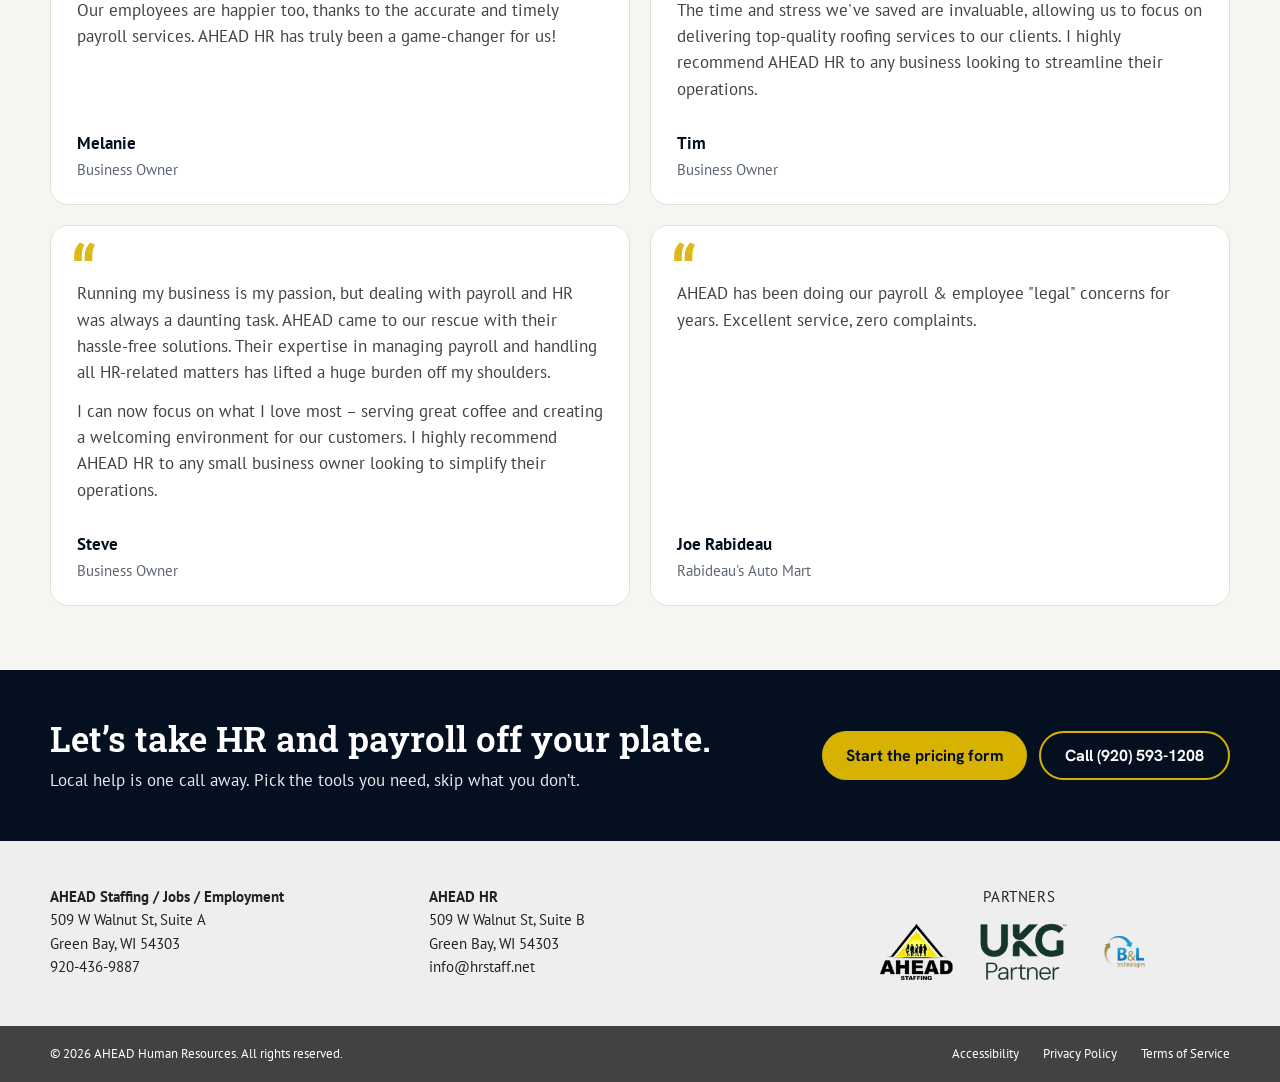
<file: request-pricing/index.html>
<!doctype html>
<html lang="en">
<head>
<meta charset="utf-8">
<meta name="viewport" content="width=device-width, initial-scale=1">
<meta name="robots" content="noindex,nofollow">
<title>Design preview: Request Pricing - AHEAD Human Resources</title>
<link rel="preconnect" href="https://fonts.googleapis.com">
<link rel="preconnect" href="https://fonts.gstatic.com" crossorigin>
<link href="https://fonts.googleapis.com/css2?family=Hanken+Grotesk:wght@400;500;600;700&family=PT+Sans:wght@400;700&family=Poppins:wght@600&family=Roboto+Slab:wght@500;600;700&display=swap" rel="stylesheet">
<link rel="stylesheet" href="form.css">
<link rel="stylesheet" href="page.css">
</head>
<body>

<div class="preview-banner" role="note">Design preview, not live. The form below is turned off and sends nothing.</div>

<div class="topbar">
  <div class="wrap topbar-in">
    <div class="tb-left"><a href="tel:9205931208" class="tb-call">Call us today <span>(920) 593-1208</span></a><span class="tb-hours">Mon-Fri, 8-5 &middot; Green Bay, WI</span></div>
    <div class="tb-right"><a href="https://www.staffingwi.com/" target="_blank" rel="noopener">Need staffing services?</a><a href="https://www.hrstaff.net/hr-services/discovery/" target="_blank" rel="noopener">Talk to an expert</a></div>
  </div>
</div>

<header class="site-header">
  <div class="wrap header-in">
    <a class="logo" href="https://www.hrstaff.net/" target="_blank" rel="noopener"><img src="[data-uri]" alt="AHEAD Human Resources" width="170" height="128"></a>
    <nav class="main-nav" aria-label="Main">
      <a href="https://www.hrstaff.net/why-ahead/" target="_blank" rel="noopener">Why AHEAD</a>
      <a href="https://www.hrstaff.net/hr-services/" target="_blank" rel="noopener">HR Services</a>
      <a href="https://www.hrstaff.net/payroll-services/" target="_blank" rel="noopener">Payroll Services</a>
      <a href="https://www.hrstaff.net/time-keeping/" target="_blank" rel="noopener">Workforce Tools</a>
      <a href="https://www.hrstaff.net/blog/" target="_blank" rel="noopener">Blogs</a>
      <a href="https://www.hrstaff.net/hr-services/discovery/" target="_blank" rel="noopener">Contact</a>
    </nav>
    <a class="hdr-cta" href="https://www.hrstaff.net/hr-services/discovery/" target="_blank" rel="noopener">Schedule a review</a>
    <a class="hdr-phone" href="tel:9205931208">Call (920) 593-1208</a>
  </div>
</header>

<main>
  <section class="hero">
    <div class="wrap hero-grid">
      <div class="hero-copy">
        <p class="eyebrow">HR &middot; Payroll &middot; Workforce Tools &middot; Time System</p>
        <h1>Request pricing for your business</h1>
        <p class="lede">Answer a few quick questions below. A local AHEAD specialist will reach out to talk through the right setup and pricing for a business your size.</p>
      </div>

      <div class="hero-form" id="form">
        <div class="le-rp-page">
          <div class="le-rp overlay embed" id="overlay" aria-hidden="false">
            <div class="dialog" role="region" aria-labelledby="step-title">
              <p class="preview-chip">Preview: sending is turned off</p>
              <div class="le-hp" aria-hidden="true">
                <label for="le_hp_x9">Leave blank</label>
                <input id="le_hp_x9" name="le_hp_x9" type="text" tabindex="-1" autocomplete="off" value="">
              </div>
              <div class="progress-wrap" id="progress" role="progressbar" aria-valuemin="1" aria-valuemax="6" aria-valuenow="1" aria-label="Form progress">
                <div class="progress-bar" id="bar"></div>
              </div>
              <p class="step-label" id="step-label">Step 1 of 6</p>
              <div id="step-mount"></div>
              <button type="button" id="close-pricing" hidden aria-hidden="true"></button>
            </div>
          </div>
        </div>
        <p class="form-fine">Prefer to talk? Call <a href="tel:9205931208">(920) 593-1208</a>, Mon-Fri, 8-5.</p>
      </div>

      <ul class="values">
        <li><strong>Local, in your corner.</strong> You're not waiting on a ticket. You're talking to someone who already knows Wisconsin employers.</li>
        <li><strong>Real people who answer.</strong> When an issue or compliance question comes up on a Friday afternoon, talk to someone who can help.</li>
        <li><strong>Pick what you need.</strong> Payroll only, HR support, or a partner to handle it all. Stop paying for support you don't use.</li>
        <li><strong>Enterprise-grade tech.</strong> Through our UKG partnership, you get the same tools big companies use without the "big company" price.</li>
      </ul>
    </div>
  </section>

  <section class="testimonials">
    <div class="wrap">
      <p class="eyebrow center">In their words</p>
      <h2>What Some of our Current Clients Say About Us</h2>
      <div class="t-grid">
        <figure class="t-card t-feature">
          <blockquote><p>We stopped fixing payroll at night. I got my evenings back.</p></blockquote>
          <figcaption><strong>Kelly</strong><span>President</span></figcaption>
        </figure>
        <figure class="t-card">
          <blockquote><p>As a business owner, managing payroll and HR for our bustling restaurant used to be a major headache. That changed when we partnered with AHEAD.</p><p>Their team has been incredible, providing us with efficient payroll processing and ensuring we stay compliant with all the latest regulations. The time we've saved has allowed us to focus on enhancing our customer experience and growing our business.</p><p>Our employees are happier too, thanks to the accurate and timely payroll services. AHEAD HR has truly been a game-changer for us!</p></blockquote>
          <figcaption><strong>Melanie</strong><span>Business Owner</span></figcaption>
        </figure>
        <figure class="t-card">
          <blockquote><p>As the owner of a roofing company, keeping up with payroll and HR management for our team of roofers was a daunting task. Partnering with AHEAD has been a game-changer.</p><p>Their expertise in handling payroll ensures our employees are paid accurately and on time, which has significantly improved morale and retention. They also manage all our HR compliance, so I no longer worry about missing important regulatory updates.</p><p>The time and stress we've saved are invaluable, allowing us to focus on delivering top-quality roofing services to our clients. I highly recommend AHEAD HR to any business looking to streamline their operations.</p></blockquote>
          <figcaption><strong>Tim</strong><span>Business Owner</span></figcaption>
        </figure>
        <figure class="t-card">
          <blockquote><p>Running my business is my passion, but dealing with payroll and HR was always a daunting task. AHEAD came to our rescue with their hassle-free solutions. Their expertise in managing payroll and handling all HR-related matters has lifted a huge burden off my shoulders.</p><p>I can now focus on what I love most &ndash; serving great coffee and creating a welcoming environment for our customers. I highly recommend AHEAD HR to any small business owner looking to simplify their operations.</p></blockquote>
          <figcaption><strong>Steve</strong><span>Business Owner</span></figcaption>
        </figure>
        <figure class="t-card">
          <blockquote><p>AHEAD has been doing our payroll &amp; employee "legal" concerns for years. Excellent service, zero complaints.</p></blockquote>
          <figcaption><strong>Joe Rabideau</strong><span>Rabideau's Auto Mart</span></figcaption>
        </figure>
      </div>
    </div>
  </section>

  <section class="cta-band">
    <div class="wrap cta-in">
      <div>
        <h2>Let&rsquo;s take HR and payroll off your plate.</h2>
        <p>Local help is one call away. Pick the tools you need, skip what you don&rsquo;t.</p>
      </div>
      <div class="cta-btns">
        <a class="btn-gold" href="#form">Start the pricing form</a>
        <a class="btn-ghost" href="tel:9205931208">Call (920) 593-1208</a>
      </div>
    </div>
  </section>
</main>

<footer class="site-footer">
  <div class="wrap foot-grid">
    <div><strong>AHEAD Staffing / Jobs / Employment</strong><br>509 W Walnut St, Suite A<br>Green Bay, WI 54303<br>920-436-9887</div>
    <div><strong>AHEAD HR</strong><br>509 W Walnut St, Suite B<br>Green Bay, WI 54303<br>info@hrstaff.net</div>
    <div class="partners"><span>PARTNERS</span>
      <div class="p-logos"><img src="[data-uri]" alt="AHEAD Staffing" width="123" height="96"><img src="[data-uri]" alt="UKG Partner" width="144" height="96"><img src="[data-uri]" alt="B&amp;L technologies" width="114" height="96"></div>
    </div>
  </div>
  <div class="foot-bar"><div class="wrap foot-bar-in"><span>&copy; 2026 AHEAD Human Resources. All rights reserved.</span><span class="foot-links"><span>Accessibility</span><span>Privacy Policy</span><span>Terms of Service</span></span></div></div>
</footer>

<script src="form-preview.js"></script>
</body>
</html>
</file>
<file: request-pricing/form.css>
.le-rp {
--navy: #04101f;
  --gold: #D7B201;
  --gold-deep: #c4a301;
  --ink: #2a2a2a;
  --muted: #5c6570;
  --bg: #f6f5f1;
  --line: #e4e0d6;
  --card: #fff;
  --gold-soft: #fff8dc;
}

.le-rp .page {
  width: min(720px, calc(100% - 32px));
  margin: 0 auto;
  padding: 48px 0 72px;
}
.le-rp .intro {
  background: var(--card);
  border: 1px solid var(--line);
  border-radius: 20px;
  box-shadow: 0 16px 40px rgba(4, 16, 31, 0.06);
  padding: 36px 32px;
  text-align: center;
}
.le-rp .intro h1 {
  font-family: "Roboto Slab", Poppins, serif;
  font-weight: 600;
  font-size: clamp(1.8rem, 4vw, 2.4rem);
  color: var(--navy);
  margin: 0 0 8px;
}
.le-rp .intro p { margin: 0 0 20px; color: var(--muted); font-size: 1.05rem; }
.le-rp .fine { color: var(--muted); font-size: 0.9rem; margin: 14px 0 0; }
.le-rp .btn {
  font-family: "PT Sans", "Open Sans", sans-serif;
  background: var(--gold);
  color: var(--navy);
  border: 0;
  border-radius: 999px;
  padding: 14px 22px;
  font-weight: 700;
  min-height: 48px;
  display: inline-flex;
  align-items: center;
  justify-content: center;
  text-align: center;
  box-shadow: 0 8px 18px rgba(215, 178, 1, 0.28);
  transition: background 0.18s ease, transform 0.18s ease, box-shadow 0.18s ease;
}
.le-rp .btn:hover, .le-rp .btn:focus-visible {
  background: var(--gold-deep);
  transform: translateY(-1px);
  box-shadow: 0 10px 22px rgba(215, 178, 1, 0.34);
  outline: none;
}
.le-rp .btn:active { transform: translateY(0); }
.le-rp .btn:focus-visible { box-shadow: 0 0 0 3px #fff, 0 0 0 6px var(--gold); }
.le-rp.overlay {
  position: fixed;
  inset: 0;
  z-index: 40;
  background: rgba(4, 16, 31, 0.58);
  display: flex;
  align-items: flex-start;
  justify-content: center;
  padding: 28px 16px;
  overflow: auto;
  opacity: 0;
  visibility: hidden;
  pointer-events: none;
  transition: opacity 0.28s ease, visibility 0s linear 0.28s;
}
.le-rp.overlay.is-open {
  opacity: 1;
  visibility: visible;
  pointer-events: auto;
  transition: opacity 0.28s ease, visibility 0s linear 0s;
}
.le-rp .dialog {
  position: relative;
  width: min(640px, 100%);
  margin: auto;
  background: var(--card);
  color: var(--ink);
  border-radius: 22px;
  border-top: 4px solid var(--gold);
  box-shadow: 0 24px 70px rgba(4, 16, 31, 0.28);
  padding: 22px 26px 26px;
  max-height: calc(100vh - 40px);
  overflow: auto;
  transform: translateY(18px) scale(0.985);
  opacity: 0;
  transition: transform 0.36s cubic-bezier(0.2, 0.8, 0.2, 1), opacity 0.28s ease;
}
.le-rp.overlay.is-open .dialog { transform: none; opacity: 1; }
.le-rp .close {
  position: absolute;
  top: 12px;
  right: 12px;
  width: 40px;
  height: 40px;
  border-radius: 999px;
  border: 1px solid var(--line);
  background: #fff;
  color: var(--navy);
  display: grid;
  place-items: center;
  transition: background 0.18s ease, border-color 0.18s ease, transform 0.18s ease;
}
.le-rp .close svg { width: 18px; height: 18px; }
.le-rp .close:hover, .le-rp .close:focus-visible {
  background: var(--gold-soft);
  border-color: var(--gold);
  outline: none;
  transform: rotate(90deg);
}
.le-rp .modal-logo { height: 64px; width: auto; display: block; margin: 0 auto 8px; }
.le-rp .progress-wrap {
  background: #f0eee8;
  border-radius: 999px;
  height: 8px;
  margin: 8px 0 8px;
  overflow: hidden;
}
.le-rp .progress-bar {
  height: 100%;
  width: 0%;
  background: linear-gradient(90deg, #e6c84a, var(--gold) 55%, #f0d35a);
  border-radius: 999px;
  transition: width 0.45s cubic-bezier(0.2, 0.7, 0.2, 1);
}
.le-rp .step-label {
  text-align: center;
  font-family: Poppins, "PT Sans", sans-serif;
  font-size: 0.78rem;
  letter-spacing: 0.08em;
  text-transform: uppercase;
  color: #8a7a3a;
  font-weight: 600;
  margin: 0 0 16px;
  min-height: 1.1em;
}
.le-rp #step-mount h2 {
  font-family: "Roboto Slab", Poppins, serif;
  font-weight: 600;
  font-size: clamp(1.35rem, 3vw, 1.7rem);
  line-height: 1.25;
  color: var(--navy);
  margin: 0 0 6px;
}
.le-rp #step-mount h2:focus { outline: none; }
.le-rp .help { color: var(--muted); margin: 0 0 18px; }
.le-rp .choices { display: flex; flex-direction: column; gap: 10px; }
.le-rp .choice {
  display: flex;
  align-items: flex-start;
  gap: 12px;
  width: 100%;
  text-align: left;
  background: #fffdf8;
  border: 1.5px solid var(--line);
  border-radius: 14px;
  padding: 14px 16px;
  min-height: 52px;
  color: var(--ink);
  transition: border-color 0.18s ease, background 0.18s ease, transform 0.18s ease, box-shadow 0.18s ease;
}
.le-rp .choice span.label { display: block; flex: 1; line-height: 1.35; padding-top: 1px; }
.le-rp .choice:hover, .le-rp .choice:focus-visible {
  border-color: var(--gold);
  background: #fffdf3;
  transform: translateY(-1px);
  box-shadow: 0 8px 18px rgba(20, 20, 20, 0.05);
  outline: none;
}
.le-rp .choice[aria-pressed="true"] {
  border-color: var(--gold);
  background: var(--gold-soft);
  box-shadow: 0 0 0 3px rgba(215, 178, 1, 0.22);
}
.le-rp .mark {
  width: 20px;
  height: 20px;
  margin-top: 1px;
  border-radius: 50%;
  border: 2px solid #cfc8b8;
  flex: 0 0 auto;
  display: grid;
  place-items: center;
  transition: border-color 0.18s ease, background 0.18s ease, transform 0.18s ease;
}
.le-rp .choice.multi .mark { border-radius: 6px; }
.le-rp .choice[aria-pressed="true"] .mark {
  border-color: var(--gold);
  background: var(--gold);
  animation: leRpPop 0.22s ease;
}
.le-rp .choice.multi[aria-pressed="true"] .mark::after {
  content: "";
  width: 8px;
  height: 5px;
  border-left: 2px solid var(--navy);
  border-bottom: 2px solid var(--navy);
  transform: rotate(-45deg) translate(0, -1px);
}
.le-rp .choice:not(.multi)[aria-pressed="true"] .mark {
  box-shadow: inset 0 0 0 4px #fff;
}
.le-rp .timeline {
  display: grid;
  grid-template-columns: repeat(4, 1fr);
  gap: 8px;
  margin-top: 8px;
}
.le-rp .timeline .choice {
  margin: 0;
  flex-direction: column;
  align-items: center;
  text-align: center;
  gap: 8px;
  padding: 12px 8px;
}
.le-rp .timeline .choice span.label { flex: none; }
.le-rp .stack { display: flex; flex-direction: column; gap: 14px; }
.le-rp .field-block .field {
  display: block;
  font-weight: 700;
  margin: 0 0 6px;
  color: var(--navy);
}
.le-rp input[type="text"], .le-rp input[type="email"], .le-rp input[type="tel"], .le-rp textarea {
  width: 100%;
  border: 1.5px solid var(--line);
  border-radius: 12px;
  padding: 12px 14px;
  background: #fff;
  min-height: 48px;
  transition: border-color 0.18s ease, box-shadow 0.18s ease;
}
.le-rp textarea { min-height: 96px; resize: vertical; padding-top: 12px; }
.le-rp input:focus, .le-rp textarea:focus {
  outline: none;
  border-color: var(--gold);
  box-shadow: 0 0 0 3px rgba(215, 178, 1, 0.28);
}
.le-rp input[aria-invalid="true"], .le-rp textarea[aria-invalid="true"] { border-color: #9b2c2c; }
.le-rp .optional {
  margin-top: 16px;
  padding-top: 14px;
  border-top: 1px solid #eee8da;
}
.le-rp .optional .help { margin-bottom: 12px; }
.le-rp .actions {
  display: flex;
  justify-content: space-between;
  align-items: center;
  gap: 12px;
  margin-top: 22px;
}
.le-rp .text-btn {
  background: none;
  border: 0;
  color: var(--navy);
  padding: 8px 0;
  text-decoration: underline;
  text-underline-offset: 3px;
  font-weight: 700;
}
.le-rp .text-btn:hover, .le-rp .text-btn:focus-visible { color: #000; outline: none; }
.le-rp .err {
  color: #9b2c2c;
  background: #fdf2f2;
  border-radius: 10px;
  padding: 10px 12px;
  margin: 14px 0 0;
}
.le-rp .done { text-align: center; padding: 12px 8px 4px; }
.le-rp .done-mark {
  width: 64px;
  height: 64px;
  margin: 4px auto 16px;
  border-radius: 50%;
  background: var(--gold);
  display: grid;
  place-items: center;
  animation: leRpPop 0.35s ease;
}
.le-rp .done-mark svg { width: 32px; height: 32px; }
.le-rp .done h2 { margin-bottom: 18px; }
.le-rp .done .btn { min-width: 140px; }
@keyframes leRpPop {
  0% { transform: scale(0.7); }
  70% { transform: scale(1.06); }
  100% { transform: scale(1); }
}
.le-rp .step-in { animation: leRpStepIn 0.38s cubic-bezier(0.2, 0.7, 0.2, 1); }
.le-rp .step-back { animation: leRpStepBack 0.32s cubic-bezier(0.2, 0.7, 0.2, 1); }
@keyframes leRpStepIn {
  from { opacity: 0; transform: translateY(12px); }
  to { opacity: 1; transform: none; }
}
@keyframes leRpStepBack {
  from { opacity: 0; transform: translateY(-10px); }
  to { opacity: 1; transform: none; }
}
@media (max-width: 640px) {.le-rp.overlay { padding: 0; }
.le-rp .dialog {
    width: 100%;
    height: 100%;
    max-height: 100%;
    min-height: 100%;
    border-radius: 0;
    margin: 0;
  }
.le-rp .timeline { grid-template-columns: 1fr 1fr; }
.le-rp .intro { padding: 28px 18px; }
.le-rp .brand img { height: 68px; }
.le-rp .actions { flex-direction: column-reverse; align-items: stretch; }
.le-rp .actions .btn, .le-rp .actions .text-btn { width: 100%; text-align: center; }}
@media (prefers-reduced-motion: reduce) {.le-rp.overlay, .le-rp .dialog, .le-rp .btn, .le-rp .choice, .le-rp .progress-bar, .le-rp .close, .le-rp .mark, .le-rp .done-mark, .le-rp .step-in, .le-rp .step-back {
    animation: none !important;
    transition: none !important;
  }}

.bde-code-block:has(.le-rp-page) { width: 100%; align-items: stretch; }
.le-rp-page { width: 100%; align-self: stretch; }
.le-rp.overlay { z-index: 1000000; }
.le-rp .le-hp { position: absolute !important; left: -9999px !important; width: 1px !important; height: 1px !important; overflow: hidden !important; }
.le-rp .intro h1 { margin: 0 0 20px; }
.le-rp button, .le-rp input, .le-rp textarea { font: inherit; color: inherit; }
.le-rp button { cursor: pointer; }
.le-rp img { max-width: 100%; height: auto; }
.le-rp [hidden] { display: none !important; }

.le-rp, .le-rp * { box-sizing: border-box; }
.le-rp-page { display: flex; justify-content: center; }
.le-rp-page > .le-rp { width: min(720px, 100%); }
</file>
<file: request-pricing/page.css>
:root{--navy:#04101f;--gold:#D7B201;--gold2:#f2b40a;--ink:#424242;--dark:#16171c;--cream:#faf8f2;--line:#e4e0d6}
*{box-sizing:border-box}
html,body{margin:0;overflow-x:hidden}
body{font-family:"PT Sans","Open Sans",sans-serif;color:var(--ink);background:#fff;font-size:17px;line-height:1.55}
img{max-width:100%;height:auto}
a{color:inherit}
.wrap{width:min(1180px,calc(100% - 32px));margin:0 auto}
.preview-banner{position:sticky;top:0;z-index:50;background:#b42318;color:#fff;text-align:center;font:700 14px/1.3 "Hanken Grotesk",system-ui,sans-serif;padding:8px 12px;letter-spacing:.02em}
.topbar{background:var(--dark);color:#cfd2d8;font:400 13.5px/1.3 "Hanken Grotesk",system-ui,sans-serif}
.topbar-in{display:flex;justify-content:space-between;align-items:center;gap:12px;min-height:40px;flex-wrap:wrap;padding:6px 0}
.tb-left,.tb-right{display:flex;gap:16px;align-items:center;flex-wrap:wrap}
.tb-call{color:#fff;text-decoration:underline}
.tb-call span{color:var(--gold2)}
.tb-right a{color:var(--gold2)}
.site-header{background:var(--cream);border-bottom:1px solid #eee9db}
.header-in{display:flex;align-items:center;gap:28px;min-height:84px}
.logo img{height:64px;width:auto;display:block}
.main-nav{display:flex;gap:26px;margin-left:auto;font:500 15px "Hanken Grotesk",system-ui,sans-serif}
.main-nav a{text-decoration:none;color:#23252d}
.main-nav a:hover{color:#000;text-decoration:underline}
.hdr-cta{background:var(--gold2);color:var(--dark);text-decoration:none;font:700 15.5px "Hanken Grotesk",system-ui,sans-serif;padding:13px 22px;border-radius:999px;box-shadow:0 8px 18px rgba(242,180,10,.3);white-space:nowrap}
.hdr-phone{display:none}
.eyebrow{font:600 13px/1.3 "Hanken Grotesk",system-ui,sans-serif;letter-spacing:.1em;text-transform:uppercase;color:#8a7a3a;margin:0 0 10px}
.eyebrow.center{text-align:center}
.hero{background:linear-gradient(180deg,var(--cream) 0%,#fff 70%);padding:48px 0 64px}
.hero-grid{display:grid;grid-template-columns:minmax(0,1fr) minmax(0,600px);grid-template-areas:"copy form" "values form";column-gap:56px;align-items:start}
.hero-copy{grid-area:copy}
.hero-form{grid-area:form}
.values{grid-area:values}
.hero h1{font-family:"Roboto Slab",Poppins,serif;font-weight:600;color:var(--navy);font-size:clamp(2rem,3.6vw,2.9rem);line-height:1.15;margin:0 0 14px}
.lede{font-size:1.12rem;margin:0 0 24px;max-width:520px}
.values{list-style:none;padding:0;margin:0;display:grid;gap:14px;max-width:520px}
.values li{position:relative;padding:14px 16px 14px 52px;background:#fff;border:1px solid var(--line);border-radius:14px}
.values li::before{content:"";position:absolute;left:16px;top:16px;width:22px;height:22px;border-radius:50%;background:var(--gold) url("data:image/svg+xml,%3Csvg xmlns='http://www.w3.org/2000/svg' viewBox='0 0 24 24'%3E%3Cpath d='M6 12.5l4 4L18 8' fill='none' stroke='%2304101f' stroke-width='2.6' stroke-linecap='round' stroke-linejoin='round'/%3E%3C/svg%3E") center/14px no-repeat}
.values strong{color:var(--navy)}
/* embedded form: override modal behaviour */
.le-rp.overlay.embed{position:static;inset:auto;opacity:1;visibility:visible;pointer-events:auto;background:none;padding:0;display:block;overflow:visible;z-index:auto;transition:none}
.le-rp.embed .dialog{transform:none;opacity:1;max-height:none;width:100%;margin:0;box-shadow:0 20px 50px rgba(4,16,31,.12);border:1px solid var(--line);border-top:4px solid var(--gold);padding:22px 26px 26px}
.le-rp-page>.le-rp.embed{width:100%}
.preview-chip{display:inline-block;margin:0 0 10px;background:#fdecea;color:#8a1c12;border-radius:999px;padding:4px 12px;font:700 12px "Hanken Grotesk",system-ui,sans-serif;letter-spacing:.03em}
.form-fine{text-align:center;color:#5c6570;font-size:.95rem;margin:14px 0 0}
.form-fine a{color:var(--navy);font-weight:700}
.testimonials{background:#f6f5f1;padding:64px 0}
.testimonials h2,.cta-band h2{font-family:"Roboto Slab",Poppins,serif;font-weight:600;color:var(--navy);font-size:clamp(1.6rem,3vw,2.2rem);line-height:1.2;text-align:center;margin:0 0 32px}
.t-grid{display:grid;grid-template-columns:repeat(2,minmax(0,1fr));gap:20px}
.t-card{margin:0;background:#fff;border:1px solid var(--line);border-radius:18px;padding:26px 26px 22px;position:relative;display:flex;flex-direction:column}
.t-card::before{content:"\201C";font:700 64px/1 "Roboto Slab",serif;color:var(--gold);position:absolute;top:10px;left:20px;opacity:.9}
.t-card blockquote{margin:28px 0 16px;flex:1}
.t-card blockquote p{margin:0 0 12px}
.t-card figcaption strong{display:block;color:var(--navy);font-size:1.05rem}
.t-card figcaption span{color:#5c6570;font-size:.95rem}
.t-feature{grid-column:1/-1;background:var(--navy);color:#fff;border-color:var(--navy);text-align:center;align-items:center}
.t-feature::before{left:50%;transform:translateX(-50%)}
.t-feature blockquote p{font:600 clamp(1.3rem,2.6vw,1.8rem)/1.35 "Roboto Slab",serif;color:#fff}
.t-feature figcaption strong{color:var(--gold2)}
.t-feature figcaption span{color:#cfd2d8}
.cta-band{background:var(--navy);color:#e8eaef;padding:48px 0}
.cta-in{display:flex;justify-content:space-between;align-items:center;gap:24px;flex-wrap:wrap}
.cta-band h2{color:#fff;text-align:left;margin:0 0 6px}
.cta-band p{margin:0}
.cta-btns{display:flex;gap:12px;flex-wrap:wrap}
.btn-gold,.btn-ghost{display:inline-flex;align-items:center;justify-content:center;min-height:48px;padding:12px 24px;border-radius:999px;font:700 16px "Hanken Grotesk",system-ui,sans-serif;text-decoration:none}
.btn-gold{background:var(--gold);color:var(--navy)}
.btn-ghost{border:2px solid var(--gold);color:#fff}
.site-footer{background:#eeeeee;color:#222;font-size:15px}
.foot-grid{display:grid;grid-template-columns:1fr 1fr 1.2fr;gap:28px;padding:44px 0}
.partners{text-align:center}
.partners>span{display:block;letter-spacing:.04em;margin-bottom:14px}
.p-logos{display:flex;gap:22px;justify-content:center;align-items:center}
.p-logos img{height:60px;width:auto}
.foot-bar{background:#424242;color:#fff;font-size:13px}
.foot-bar-in{display:flex;justify-content:space-between;gap:16px;flex-wrap:wrap;padding:18px 0}
.foot-links{display:flex;gap:24px}
@media (max-width:1100px){.main-nav{display:none}.hdr-cta{margin-left:auto}}
@media (max-width:900px){
  .hero{padding:28px 0 44px}
  .hero-grid{grid-template-columns:minmax(0,1fr);grid-template-areas:"copy" "form" "values";row-gap:24px}
  .lede{margin-bottom:0}
  .values{max-width:none}
  .t-grid{grid-template-columns:minmax(0,1fr)}
  .foot-grid{grid-template-columns:1fr;text-align:left}
  .partners{text-align:left}.p-logos{justify-content:flex-start}
}
@media (max-width:640px){
  body{font-size:16px}
  .topbar .tb-hours,.topbar .tb-right a:last-child{display:none}
  .topbar-in{justify-content:center;text-align:center}
  .header-in{min-height:68px;gap:12px}
  .logo img{height:50px}
  .hdr-cta{display:none}
  .hdr-phone{display:inline-flex;margin-left:auto;background:var(--gold2);color:var(--dark);text-decoration:none;font:700 14px "Hanken Grotesk",system-ui,sans-serif;padding:10px 16px;border-radius:999px;white-space:nowrap}
  .hero h1{font-size:1.85rem}
  .eyebrow{font-size:11.5px}
  .lede{font-size:1.02rem}
  .le-rp.embed .dialog{height:auto;min-height:0;max-height:none;border-radius:18px;padding:18px 16px 20px}
  .t-card{padding:22px 18px 18px}
  .cta-btns{width:100%}.cta-btns a{flex:1 1 100%}
  .p-logos img{height:46px}
}
</file>
